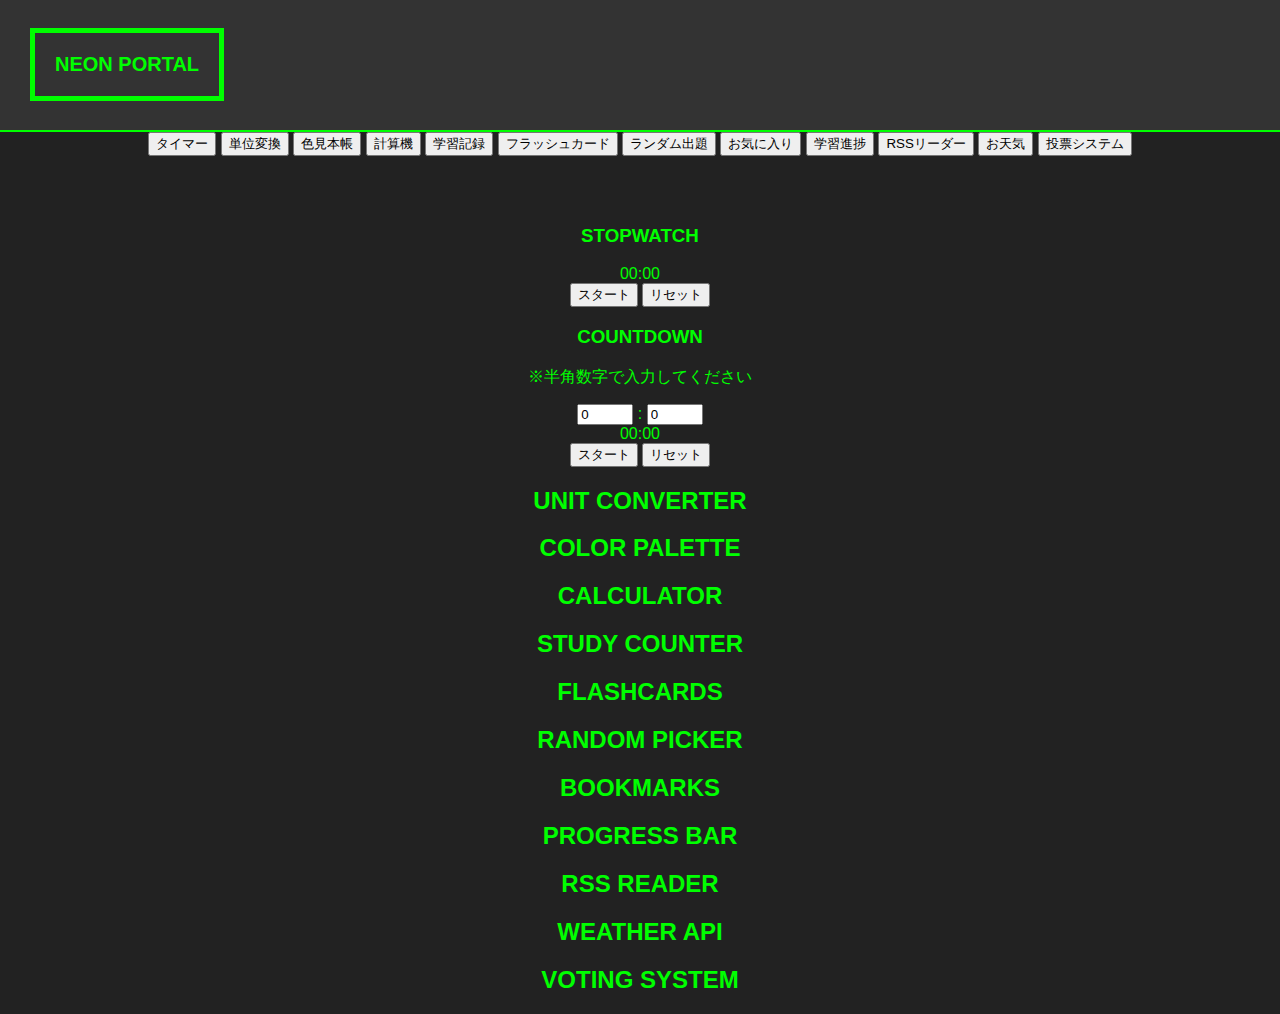
<file: index.html>
<!DOCTYPE html>
<html lang="ja">
<head>
    <meta charset="UTF-8">
    <meta name="viewport" content="width=device-width, initial-scale=1.0">
    <title>NEON PORTAL</title>
    <link rel="stylesheet" href="style.css">
</head>
<body>

<header>
    <h1 class="logo">NEON PORTAL</h1>
</header>

<nav id="feature-menu">
    <div class="feature-grid">
        <button class="feature-btn" onclick="showFeature('timer-section')">タイマー</button>
        <button class="feature-btn" onclick="showFeature('unit-converter')">単位変換</button>
        <button class="feature-btn" onclick="showFeature('color-palette')">色見本帳</button>
        <button class="feature-btn" onclick="showFeature('calculator')">計算機</button>
        <button class="feature-btn" onclick="showFeature('study-counter')">学習記録</button>
        <button class="feature-btn" onclick="showFeature('flashcards')">フラッシュカード</button>
        <button class="feature-btn" onclick="showFeature('random-picker')">ランダム出題</button>
        <button class="feature-btn" onclick="showFeature('bookmarks')">お気に入り</button>
        <button class="feature-btn" onclick="showFeature('progress-bar')">学習進捗</button>
        <button class="feature-btn" onclick="showFeature('rss-reader')">RSSリーダー</button>
        <button class="feature-btn" onclick="showFeature('weather-api')">お天気</button>
        <button class="feature-btn" onclick="showFeature('voting-system')">投票システム</button>
    </div>
</nav>

<main>
    <!-- タイマー機能セクション (ストップウォッチとカウントダウンを配置) -->
    <section id="timer-section" class="feature-content active">
        <div class="timer-wrapper">
            <!-- ストップウォッチエリア -->
            <div class="timer-container stopwatch">
                <h3>STOPWATCH</h3>
                <div id="stopwatch-display" class="display">00:00</div>
                <div class="timer-controls">
                    <button id="sw-main-btn" class="feature-btn">スタート</button>
                    <button id="sw-reset-btn" class="feature-btn">リセット</button>
                </div>
            </div>

            <!-- カウントダウンエリア -->
            <div class="timer-container countdown">
                <h3>COUNTDOWN</h3>
                <p class="input-message">※半角数字で入力してください</p>
                <div class="countdown-inputs">
                    <input type="number" id="countdown-minutes-input" placeholder="分" min="0" max="99" value="0">
                    <span>:</span>
                    <input type="number" id="countdown-seconds-input" placeholder="秒" min="0" max="59" value="0">
                </div>
                <div id="countdown-display" class="display">00:00</div>
                <div class="timer-controls">
                    <button id="cd-main-btn" class="feature-btn">スタート</button>
                    <button id="cd-reset-btn" class="feature-btn">リセット</button>
                </div>
            </div>
        </div>
    </section>
    
    <!-- 他の機能セクション (空の状態) -->
    <section id="unit-converter" class="feature-content"><h2>UNIT CONVERTER</h2></section>
    <section id="color-palette" class="feature-content"><h2>COLOR PALETTE</h2></section>
    <section id="calculator" class="feature-content"><h2>CALCULATOR</h2></section>
    <section id="study-counter" class="feature-content"><h2>STUDY COUNTER</h2></section>
    <section id="flashcards" class="feature-content"><h2>FLASHCARDS</h2></section>
    <section id="random-picker" class="feature-content"><h2>RANDOM PICKER</h2></section>
    <section id="bookmarks" class="feature-content"><h2>BOOKMARKS</h2></section>
    <section id="progress-bar" class="feature-content"><h2>PROGRESS BAR</h2></section>
    <section id="rss-reader" class="feature-content"><h2>RSS READER</h2></section>
    <section id="weather-api" class="feature-content"><h2>WEATHER API</h2></section>
    <section id="voting-system" class="feature-content"><h2>VOTING SYSTEM</h2></section>

</main>

<script>
    // --- 機能切り替えロジック (変更なし) ---
    function showFeature(featureId) {
        const contents = document.querySelectorAll('.feature-content');
        contents.forEach(content => {
            content.classList.remove('active');
        });
        const target = document.getElementById(featureId);
        if (target) {
            target.classList.add('active');
        }
    }

    // --- ストップウォッチ ロジック (ボタン統合) ---
    let swInterval = null;
    let swSeconds = 0;
    const swDisplay = document.getElementById('stopwatch-display');
    const swMainBtn = document.getElementById('sw-main-btn'); // スタート/一時停止
    const swResetBtn = document.getElementById('sw-reset-btn');

    swMainBtn.addEventListener('click', () => {
        if (swInterval) {
            // 一時停止
            clearInterval(swInterval);
            swInterval = null;
            swMainBtn.textContent = 'スタート';
        } else {
            // スタート/再開
            swInterval = setInterval(updateStopwatch, 1000);
            swMainBtn.textContent = '一時停止';
        }
    });

    swResetBtn.addEventListener('click', () => {
        clearInterval(swInterval);
        swInterval = null;
        swSeconds = 0;
        swDisplay.textContent = '00:00';
        swMainBtn.textContent = 'スタート';
    });
    
    function updateStopwatch() {
        swSeconds++;
        const mins = Math.floor(swSeconds / 60);
        const secs = swSeconds % 60;
        swDisplay.textContent = 
            `${mins.toString().padStart(2, '0')}:${secs.toString().padStart(2, '0')}`;
    }


    // --- カウントダウンタイマー ロジック (ボタン統合、入力制御強化) ---
    let cdInterval = null;
    let cdSecondsRemaining = 0;
    const cdMinutesInput = document.getElementById('countdown-minutes-input');
    const cdSecondsInput = document.getElementById('countdown-seconds-input');
    const cdDisplay = document.getElementById('countdown-display');
    const cdMainBtn = document.getElementById('cd-main-btn'); // スタート/一時停止
    const cdResetBtn = document.getElementById('cd-reset-btn');

    // 入力監視イベント: 半角数字以外を排除し、最大値を制御
    function enforceHalfWidthNumeric(event) {
        let input = event.target;
        input.value = input.value.replace(/[０-９]/g, function(s) {
            return String.fromCharCode(s.charCodeAt(0) - 0xFEE0);
        }).replace(/[^0-9]/g, '');
        
        // 最大値を超えないようにする
        const max = parseInt(input.max);
        if (parseInt(input.value) > max) {
            input.value = max;
        }
    }
    cdMinutesInput.addEventListener('input', enforceHalfWidthNumeric);
    cdSecondsInput.addEventListener('input', enforceHalfWidthNumeric);


    cdMainBtn.addEventListener('click', () => {
        if (cdInterval) {
            // 一時停止
            clearInterval(cdInterval);
            cdInterval = null;
            cdMainBtn.textContent = 'スタート';
            cdMinutesInput.disabled = false;
            cdSecondsInput.disabled = false;
        } else {
            // スタート/再開
            if (cdSecondsRemaining <= 0) {
                // 初回スタート時は入力値を取得
                const minutes = parseInt(cdMinutesInput.value) || 0;
                const seconds = parseInt(cdSecondsInput.value) || 0;
                cdSecondsRemaining = minutes * 60 + seconds;
                if (cdSecondsRemaining <= 0) return; // 時間が0なら何もしない
            }

            cdInterval = setInterval(tick, 1000);
            cdMainBtn.textContent = '一時停止';
            cdMinutesInput.disabled = true;
            cdSecondsInput.disabled = true;
        }
    });

    cdResetBtn.addEventListener('click', () => {
        clearInterval(cdInterval);
        cdInterval = null;
        cdSecondsRemaining = 0;
        cdDisplay.textContent = '00:00';
        cdMainBtn.textContent = 'スタート';
        cdMinutesInput.disabled = false;
        cdSecondsInput.disabled = false;
        // 入力欄の値を初期値に戻す場合は以下のコメントアウトを外す
        // cdMinutesInput.value = 0; 
        // cdSecondsInput.value = 0;
    });
    
    function tick() {
        cdSecondsRemaining--;
        if (cdSecondsRemaining < 0) {
            clearInterval(cdInterval);
            cdInterval = null;
            cdDisplay.textContent = "DONE!";
            cdMainBtn.textContent = 'スタート';
            cdMinutesInput.disabled = false;
            cdSecondsInput.disabled = false;
            // アラームを鳴らすなど
        } else {
            updateCountdownDisplay();
        }
    }


    // ページ読み込み時の初期設定
    window.onload = () => {
        showFeature('timer-section'); // タイマーを初期表示
        // updateCountdownDisplay(); // 初期表示は00:00なので不要
    };
</script>

</body>
</html>
</file>
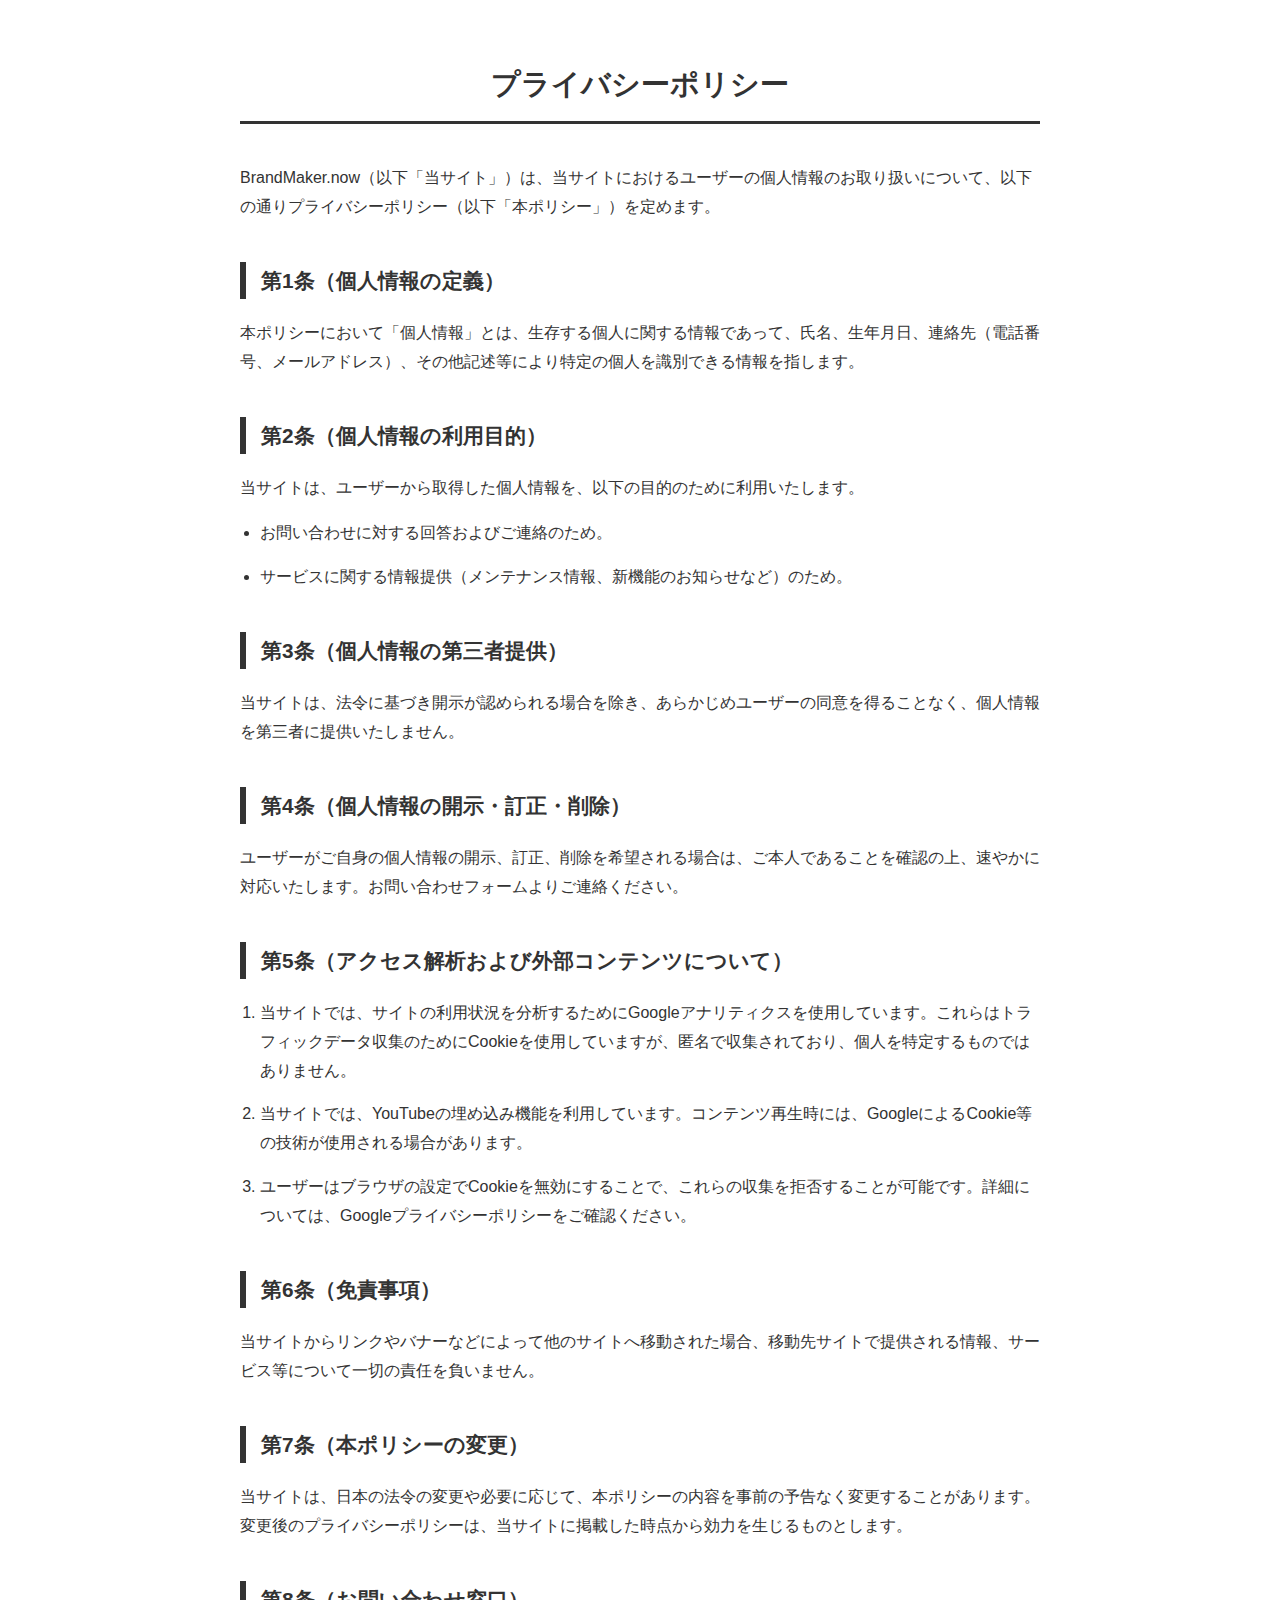
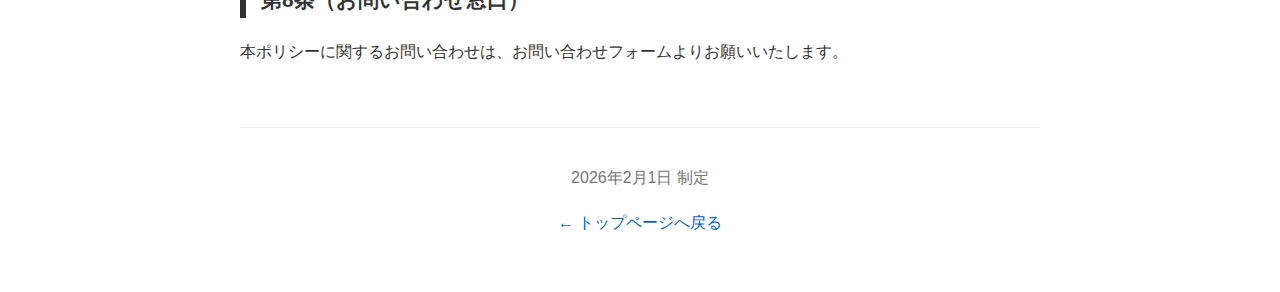
<file: privacy-policy/index.html>
<!DOCTYPE html>
<html lang="ja">
<head>
    <meta charset="UTF-8">
    <meta name="viewport" content="width=device-width, initial-scale=1.0">
    <title>プライバシーポリシー - BrandMaker.now</title>
    <style>
        body { font-family: "Helvetica Neue", Arial, "Hiragino Kaku Gothic ProN", "Hiragino Sans", Meiryo, sans-serif; line-height: 1.8; color: #333; max-width: 800px; margin: 0 auto; padding: 40px 20px; background-color: #fff; }
        h1 { font-size: 1.8rem; border-bottom: 3px solid #333; padding-bottom: 10px; margin-bottom: 40px; text-align: center; }
        h2 { font-size: 1.3rem; border-left: 6px solid #333; padding-left: 15px; margin-top: 40px; margin-bottom: 20px; }
        p, li { font-size: 1rem; margin-bottom: 15px; }
        ul, ol { margin-bottom: 20px; padding-left: 20px; }
        footer { margin-top: 60px; padding-top: 20px; border-top: 1px solid #eee; font-size: 0.9em; color: #777; text-align: center; }
        a { color: #0066cc; text-decoration: none; }
        a:hover { text-decoration: underline; }
    </style>
</head>
<body>

    <h1>プライバシーポリシー</h1>
    
    <p>BrandMaker.now（以下「当サイト」）は、当サイトにおけるユーザーの個人情報のお取り扱いについて、以下の通りプライバシーポリシー（以下「本ポリシー」）を定めます。</p>

    <h2>第1条（個人情報の定義）</h2>
    <p>本ポリシーにおいて「個人情報」とは、生存する個人に関する情報であって、氏名、生年月日、連絡先（電話番号、メールアドレス）、その他記述等により特定の個人を識別できる情報を指します。</p>

    <h2>第2条（個人情報の利用目的）</h2>
    <p>当サイトは、ユーザーから取得した個人情報を、以下の目的のために利用いたします。</p>
    <ul>
        <li>お問い合わせに対する回答およびご連絡のため。</li>
        <li>サービスに関する情報提供（メンテナンス情報、新機能のお知らせなど）のため。</li>
    </ul>

    <h2>第3条（個人情報の第三者提供）</h2>
    <p>当サイトは、法令に基づき開示が認められる場合を除き、あらかじめユーザーの同意を得ることなく、個人情報を第三者に提供いたしません。</p>

    <h2>第4条（個人情報の開示・訂正・削除）</h2>
    <p>ユーザーがご自身の個人情報の開示、訂正、削除を希望される場合は、ご本人であることを確認の上、速やかに対応いたします。お問い合わせフォームよりご連絡ください。</p>

    <h2>第5条（アクセス解析および外部コンテンツについて）</h2>
    <ol>
        <li>当サイトでは、サイトの利用状況を分析するためにGoogleアナリティクスを使用しています。これらはトラフィックデータ収集のためにCookieを使用していますが、匿名で収集されており、個人を特定するものではありません。</li>
        <li>当サイトでは、YouTubeの埋め込み機能を利用しています。コンテンツ再生時には、GoogleによるCookie等の技術が使用される場合があります。</li>
        <li>ユーザーはブラウザの設定でCookieを無効にすることで、これらの収集を拒否することが可能です。詳細については、Googleプライバシーポリシーをご確認ください。</li>
    </ol>

    <h2>第6条（免責事項）</h2>
    <p>当サイトからリンクやバナーなどによって他のサイトへ移動された場合、移動先サイトで提供される情報、サービス等について一切の責任を負いません。</p>

    <h2>第7条（本ポリシーの変更）</h2>
    <p>当サイトは、日本の法令の変更や必要に応じて、本ポリシーの内容を事前の予告なく変更することがあります。変更後のプライバシーポリシーは、当サイトに掲載した時点から効力を生じるものとします。</p>

    <h2>第8条（お問い合わせ窓口）</h2>
    <p>本ポリシーに関するお問い合わせは、お問い合わせフォームよりお願いいたします。</p>

    <footer>
        <p>2026年2月1日 制定</p>
        <p><a href="../">← トップページへ戻る</a></p>
    </footer>

</body>
</html>
</file>
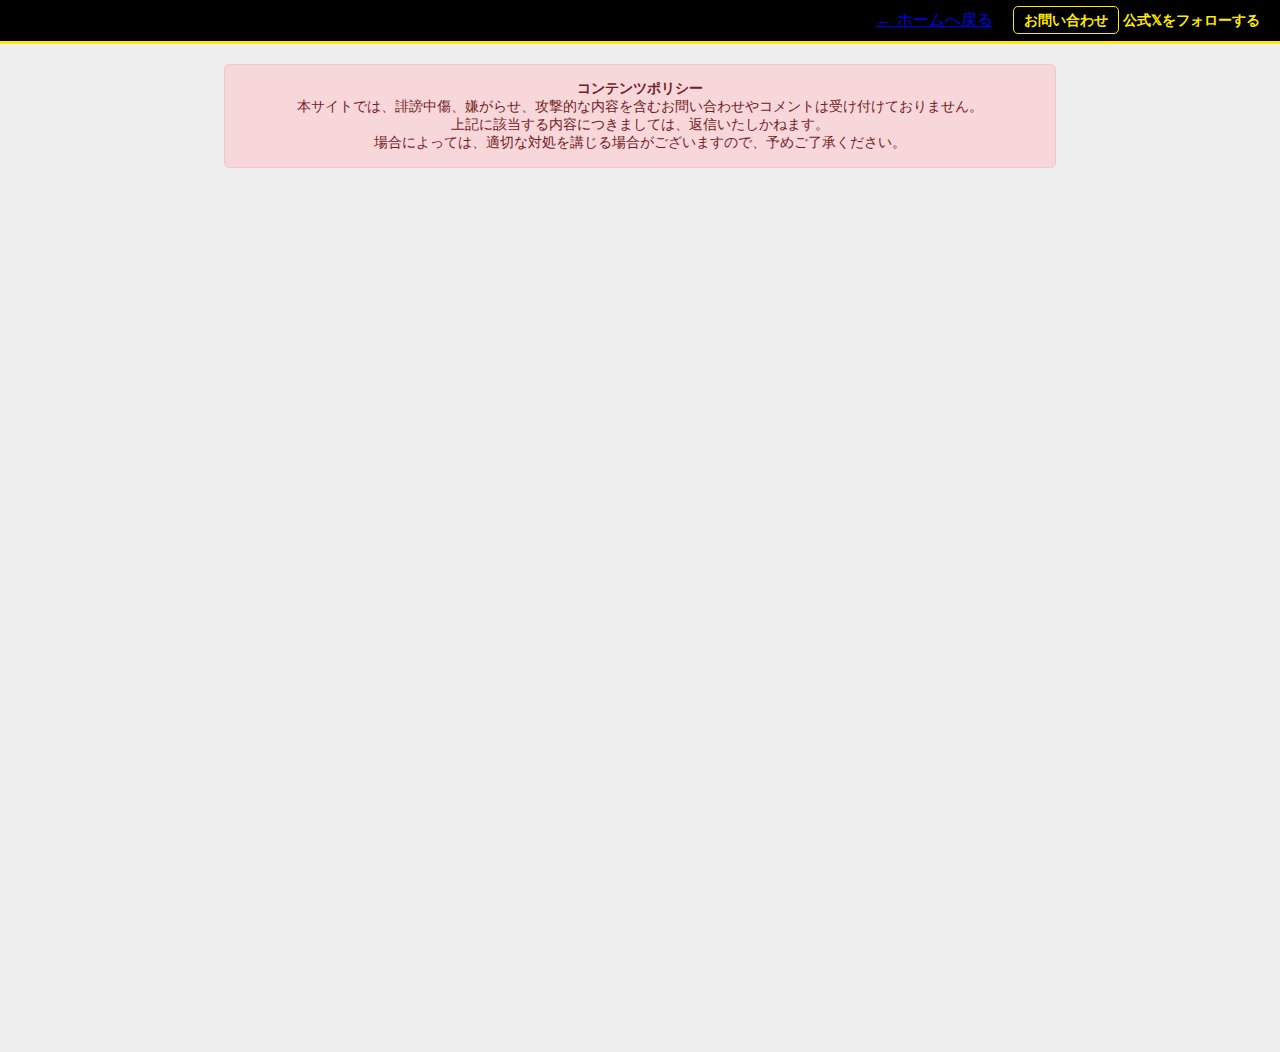
<file: contact.html>
<!DOCTYPE html>
<html lang="ja">
<head>
    <meta charset="UTF-8">
    <meta name="viewport" content="width=device-width, initial-scale=1.0">
    <title>BrandMaker.now | お問い合わせ</title>
    
    <link rel="stylesheet" href="styles.css"> 
    
</head>
<body>
    <header class="site-header">
        <div class="header-links">
            <a href="index.html" class="back-link">← ホームへ戻る</a>
            <div>
                <a href="#" class="contact-link">お問い合わせ</a> 
                <a href="https://x.com/Brandmaker_Now" target="_blank" rel="noopener noreferrer" class="x-icon-link">
                    公式𝕏をフォローする
                </a>
            </div>
        </div>
    </header>

    <div class="policy-message">
        <strong>コンテンツポリシー</strong><br>
        本サイトでは、誹謗中傷、嫌がらせ、攻撃的な内容を含むお問い合わせやコメントは受け付けておりません。<br>
        上記に該当する内容につきましては、返信いたしかねます。<br>
        場合によっては、適切な対処を講じる場合がございますので、予めご了承ください。
    </div>

     <div class="contact-container">
        <iframe src="https://docs.google.com/forms/d/e/1FAIpQLScbQcfHdhsXRg5_gUSgrkmgGZxUr44krFUEDaA9XU356dvCKQ/viewform?embedded=true" width="640" height="1119" frameborder="0" marginheight="0" marginwidth="0">読み込んでいます…</iframe>
    </div>

</body>
</html>
</file>
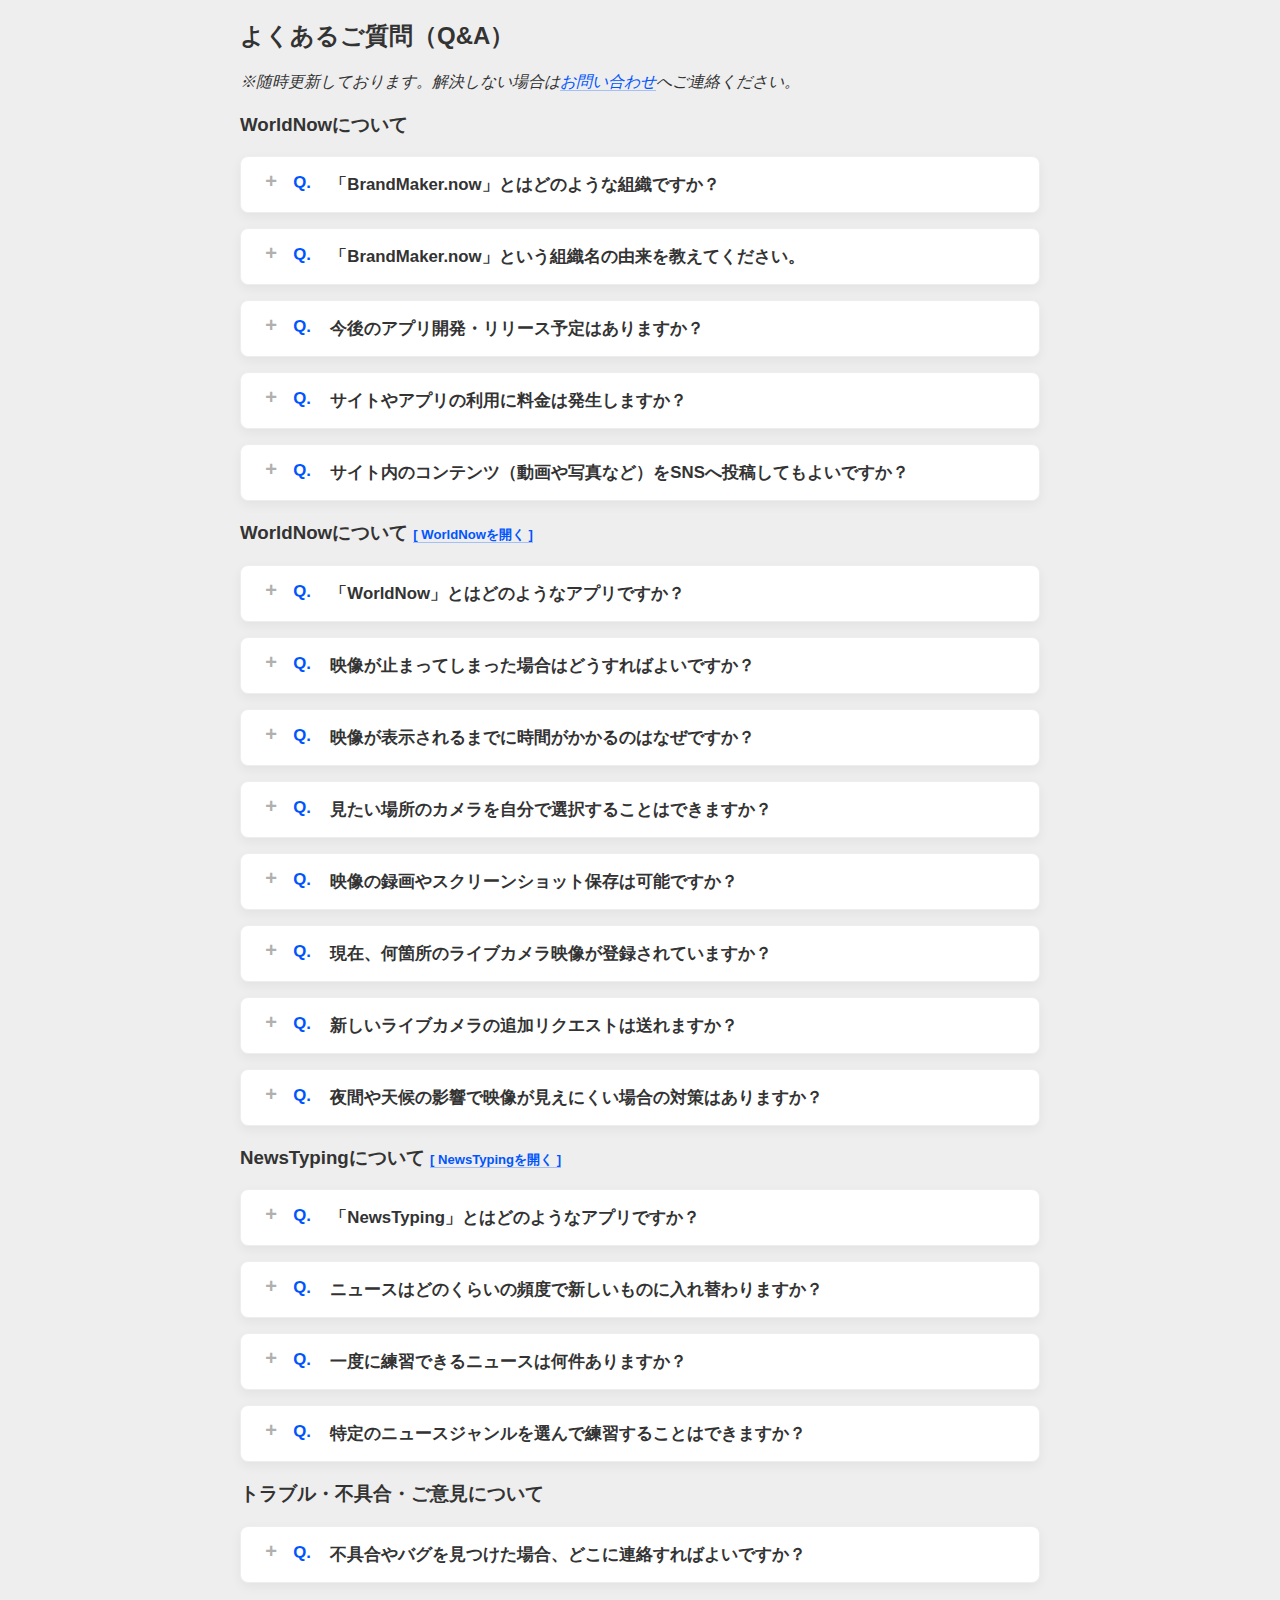
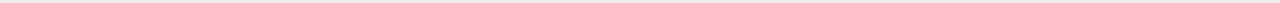
<file: Q&A.html>
<!DOCTYPE html>
<html lang="ja">
<head>
    <meta charset="UTF-8">
    <meta name="viewport" content="width=device-width, initial-scale=1.0">
    <title>BrandMaker.now | Q&A</title>
    <link rel="stylesheet" href="styles.css"> 
</head>

<section class="faq-section">
  <h2>よくあるご質問（Q&A）</h2>
<i>※随時更新しております。解決しない場合は<a href="contact.html" target="_blank" rel="noopener noreferrer">お問い合わせ</a>へご連絡ください。</i>

<section class="faq-category">
    
  <link rel="stylesheet" href="styles.css">

    <h3>WorldNowについて</h3>
    
    <details>
    <summary>
      <span class="label">Q.</span>
      <span class="text">「BrandMaker.now」とはどのような組織ですか？</span>
    </summary>
    <div class="answer">
      <span class="label">A.</span>
      <p class="text">
        BrandMaker.nowは、「今」をコンセプトに活動している組織名です。<br>2026年2月1日現在、個人（1名）で運営・活動しております。
      </p>
    </div>
  </details>
  
  <details>
    <summary>
      <span class="label">Q.</span>
      <span class="text">「BrandMaker.now」という組織名の由来を教えてください。</span>
    </summary>
    <div class="answer">
      <span class="label">A.</span>
      <p class="text">
        「ブランド（価値）を作る（Maker）のは、常に『今（now）』であるべきだ」という思いから名付けました。
      </p>
    </div>
  </details>
  
   <details>
    <summary>
      <span class="label">Q.</span>
      <span class="text">今後のアプリ開発・リリース予定はありますか？</span>
    </summary>
    <div class="answer">
      <span class="label">A.</span>
      <p class="text">
        はい、現在も新たなアプリを計画中です。<br>開発状況については、<a href="https://x.com/Brandmaker_Now" target="_blank" rel="noopener noreferrer">公式𝕏（旧Twitter）</a>にて随時発信してまいります。<br>また、今後はユーザーの皆様からのリクエストも受け付ける予定です。<br>準備が整い次第、<a href="https://x.com/Brandmaker_Now" target="_blank" rel="noopener noreferrer">公式𝕏（旧Twitter）</a>および当サイトにてお知らせいたします。
      </p>
    </div>
  </details>
  
  <details>
    <summary>
      <span class="label">Q.</span>
      <span class="text">サイトやアプリの利用に料金は発生しますか？</span>
    </summary>
    <div class="answer">
      <span class="label">A.</span>
      <p class="text">
        いいえ、当サイトのサービスはすべて無料でご利用いただけます。<br>ただし、「WorldNow」ではYouTubeの動画を埋め込んで表示しているため、再生時にYouTube側の広告が表示される場合があります。<br>こちらは<a href="https://www.youtube.com/t/terms" target="_blank" rel="noopener noreferrer">YouTubeの利用規約</a>に基づき配信されているものであり、当サイト側で非表示にすることはできません。<br>あらかじめご了承ください。

      </p>
    </div>
  </details>  
  
    <details>
    <summary>
      <span class="label">Q.</span>
      <span class="text">サイト内のコンテンツ（動画や写真など）をSNSへ投稿してもよいですか？</span>
    </summary>
    <div class="answer">
      <span class="label">A.</span>
      <p class="text">
        誠に恐れ入りますが、「WorldNow」および「NewsTyping」で表示されるコンテンツ（動画・写真など）は、各掲載元の権利の関係上、当サイト上での撮影・スクリーンショットのSNS投稿は原則禁止とさせていただいております。<br>（詳細は、<a href="https://www.youtube.com/t/terms" target="_blank" rel="noopener noreferrer">YouTube利用規約</a>等の各配信元の規約をご確認ください）<br>また、個人で利用される場合も、万が一トラブルが発生した際に当サイトでは責任を負いかねますので、何卒ご理解のほどお願い申し上げます。<br>一方で、当サイト自体の紹介は大歓迎です！SNSでご紹介いただく際は、ぜひ「#ブランドメイカー」「#WorldNow」「#NewsTyping」などのハッシュタグを付けていただけますと幸いです。<br>最新情報は<a href="https://x.com/Brandmaker_Now" target="_blank" rel="noopener noreferrer">公式𝕏（旧Twitter）</a>でも発信しています！
      </p>
    </div>
  </details>  
  
<section class="faq-category">
  <h3>WorldNowについて <a href="worldnow.html" target="_blank" rel="noopener noreferrer" style="font-size: 0.7em;">[ WorldNowを開く ]</a></h3>

  
    <details>
    <summary>
      <span class="label">Q.</span>
      <span class="text">「WorldNow」とはどのようなアプリですか？</span>
    </summary>
    <div class="answer">
      <span class="label">A.</span>
      <p class="text">
        BrandMaker.nowが手掛けるアプリの一つです。<br>「今、世界で何が起きているか」をコンセプトに、世界各地のライブカメラ映像が1分ごとに切り替わります。<br>まるで世界旅行をしているような気分を味わえる、体験型アプリです。
      </p>
    </div>
  </details>
  
  <details>
    <summary>
      <span class="label">Q.</span>
      <span class="text">映像が止まってしまった場合はどうすればよいですか？</span>
    </summary>
    <div class="answer">
      <span class="label">A.</span>
      <p class="text">
        ご不便をおかけし申し訳ありません。<br>映像が止まる原因はいくつか考えられますが、最も多いのは配信元の通信環境による一時的な中断です。<br>運営側でも定期的に確認・対処を行っておりますが、もし長時間停止している場所がありましたら、お手数ですが<a href="contact.html" target="_blank" rel="noopener noreferrer">お問い合わせフォーム</a>よりお知らせいただけますと幸いです。
      </p>
    </div>
  </details>
  
 <details>
    <summary>
      <span class="label">Q.</span>
      <span class="text">映像が表示されるまでに時間がかかるのはなぜですか？</span>
    </summary>
    <div class="answer">
      <span class="label">A.</span>
      <p class="text">
        当サイトはYouTubeのライブ配信を埋め込んで表示しております。<br>映像が表示されるまで時間がかかる場合、YouTube側の広告が再生されている可能性がございます。<br>※最初の1か所目のカメラについては、比較的スムーズにご覧いただけます。<br>もし最初のカメラがなかなか再生されない場合は、ブラウザの再読み込み（更新）をお試しください。
      </p>
    </div>
  </details>
  
  <details>
    <summary>
      <span class="label">Q.</span>
      <span class="text">見たい場所のカメラを自分で選択することはできますか？</span>
    </summary>
    <div class="answer">
      <span class="label">A.</span>
      <p class="text">
        2026年2月1日現在、特定のカメラを個別に選択する機能はございません。<br>今後、皆様からの<a href="contact.html" target="_blank" rel="noopener noreferrer">ご要望</a>が多い場合は、新機能として追加を前向きに検討させていただきます。
      </p>
    </div>
  </details>
  
    <details>
    <summary>
      <span class="label">Q.</span>
      <span class="text">映像の録画やスクリーンショット保存は可能ですか？</span>
    </summary>
    <div class="answer">
      <span class="label">A.</span>
      <p class="text">
        誠に恐れ入りますが、映像・画像の保存（画面録画やスクリーンショットを含む）はご遠慮ください。<br>当サイトはYouTubeの埋め込み機能を利用しておりますが、コンテンツの保存に関しては配信者様や<a href="https://www.youtube.com/t/terms" target="_blank" rel="noopener noreferrer">YouTubeの利用規約</a>により制限されている場合がございます。<br>万が一、公式に許可をいただける環境が整いましたら、<a href="https://x.com/Brandmaker_Now" target="_blank" rel="noopener noreferrer">公式𝕏（旧Twitter）</a>および当サイトにてお知らせいたします。
      </p>
    </div>
  </details>
  
  <details>
    <summary>
      <span class="label">Q.</span>
      <span class="text">現在、何箇所のライブカメラ映像が登録されていますか？</span>
    </summary>
    <div class="answer">
      <span class="label">A.</span>
      <p class="text">
        2026年2月1日現在、36種類の映像をお楽しみいただけます。種類は今後さらに増やしていく予定です。<br>なお、配信元により予告なく配信が停止・終了される場合がございます。<br>映像が止まっている、または「配信終了」と表示されている箇所を見つけられた際は、<a href="contact.html" target="_blank" rel="noopener noreferrer">お問い合わせ</a>よりご報告いただけますと助かります。<br>※配信者様およびYouTube様より掲載停止の要請があった場合は、速やかに対象の映像を削除（またはサイト自体の公開を停止）する等の対応をいたします。
      </p>
    </div>
  </details>
  
    <details>
    <summary>
      <span class="label">Q.</span>
      <span class="text">新しいライブカメラの追加リクエストは送れますか？</span>
    </summary>
    <div class="answer">
      <span class="label">A.</span>
      <p class="text">
        現在はリクエストの受付を行っておりませんが、近日中に現在の配信リストを公開し、未掲載のライブカメラ（YouTube配信）のリクエスト受付を開始する予定です。<br>条件などの詳細については、リスト公開時に<a href="https://x.com/Brandmaker_Now" target="_blank" rel="noopener noreferrer">公式𝕏（旧Twitter）</a>および当サイトにてお知らせいたします。
      </p>
    </div>
  </details>
  
        <details>
    <summary>
      <span class="label">Q.</span>
      <span class="text">夜間や天候の影響で映像が見えにくい場合の対策はありますか？</span>
    </summary>
    <div class="answer">
      <span class="label">A.</span>
      <p class="text">
        ライブ映像のため、時間帯や天候（曇天など）により視認性が下がる場合がございます。<br>以前、景色が良い時の静止画を表示する対策を検討しましたが、著作権等の観点から現時点での実装は見送っております。<br>もし、ライブカメラ画像の使用を許可いただける配信者様や、良い解決案をお持ちの方がいらっしゃいましたら、ぜひ<a href="contact.html" target="_blank" rel="noopener noreferrer">お問い合わせ</a>よりご連絡いただけますと幸いです。<br>時差により海外では明るい地域や、夜景が美しい場所もございます。<br>根本的な解決までお時間をいただきますが、何卒ご理解いただけますようお願い申し上げます。
      </p>
    </div>
  </details>
  
</section>

<section class="faq-category">
    <h3>NewsTypingについて <a href="NewsTyping.html" target="_blank" rel="noopener noreferrer" style="font-size: 0.7em;">[ NewsTypingを開く ]</a></h3>
  
    <details>
    <summary>
      <span class="label">Q.</span>
      <span class="text">「NewsTyping」とはどのようなアプリですか？</span>
    </summary>
    <div class="answer">
      <span class="label">A.</span>
      <p class="text">
        BrandMaker.nowが手掛けるアプリの一つです。<br>「今、日本で起きているニュース」をタイピングしながら学ぶことができる、学習型タイピングアプリです。
      </p>
    </div>
  </details>
  
  <details>
    <summary>
      <span class="label">Q.</span>
      <span class="text">ニュースはどのくらいの頻度で新しいものに入れ替わりますか？</span>
    </summary>
    <div class="answer">
      <span class="label">A.</span>
      <p class="text">
        ニュースは1時間ごとに更新されます。<br>もし1時間が経過しても内容が更新されなかったり、同じニュースが繰り返し表示されたりする場合は、お手数ですが<a href="contact.html" target="_blank" rel="noopener noreferrer">お問い合わせ</a>よりお知らせいただけますと幸いです。
      </p>
    </div>
  </details>
  
  <details>
    <summary>
      <span class="label">Q.</span>
      <span class="text">一度に練習できるニュースは何件ありますか？</span>
    </summary>
    <div class="answer">
      <span class="label">A.</span>
      <p class="text">
        2026年2月1日現在、8種類のニュースを配信しています。<br>1時間ごとに新しいトピックへと入れ替わりますので、ぜひ時間を置いて繰り返し挑戦してみてください。
      </p>
    </div>
  </details>
  
    <details>
    <summary>
      <span class="label">Q.</span>
      <span class="text">特定のニュースジャンルを選んで練習することはできますか？</span>
    </summary>
    <div class="answer">
      <span class="label">A.</span>
      <p class="text">
        2026年2月1日現在、カテゴリーの選択機能はございません。<br>今後、お好みのジャンルを選んで練習できるよう、カテゴリー選択機能の追加を検討しております。
      </p>
    </div>
  </details>
  
</section>
  
<section class="faq-category">
  <h3>トラブル・不具合・ご意見について</h3>
  
  <details>
    <summary>
      <span class="label">Q.</span>
      <span class="text">不具合やバグを見つけた場合、どこに連絡すればよいですか？</span>
    </summary>
    <div class="answer">
      <span class="label">A.</span>
      <p class="text">
        ご不便をおかけして申し訳ありません。<br>不具合のご報告や改善のご要望がございましたら、画面右上の<a href="contact.html" target="_blank" rel="noopener noreferrer">お問い合わせ</a>よりご連絡をお願いいたします。<br>お問い合わせをいただいてから、通常1週間以内の返信を心がけております。<br>万が一、返信に遅れが生じる場合は、<a href="https://x.com/Brandmaker_Now" target="_blank" rel="noopener noreferrer">公式𝕏（旧Twitter）</a>および当サイトにて状況をお知らせいたします。<br>あらかじめご了承ください。
      </p>
    </div>
  </details>
  </section>
</file>
<file: style.css>
/* 全体 */
body {
  background: #222;
  color: #0f0;
  text-align: center;
  margin: 0;
  padding: 0;
  font-family: sans-serif;
  display: flex;
  flex-direction: column;
  min-height: 100vh; /* 画面いっぱいの高さ */
}

/* ヘッダー */
header {
  background: #333;
  display: flex;
  justify-content: space-between;
  align-items: center;
  padding: 15px 30px;
  border-bottom: 2px solid #0f0;
}

.logo {
  font-weight: bold;
  font-size: 20px;
}

nav ul {
  list-style: none;
  display: flex;
  margin: 0;
  padding: 0;
}

nav li {
  margin-left: 20px;
}

nav a {
  color: #0f0;
  text-decoration: none;
}

/* メインコンテンツ（真ん中） */
main {
  flex: 1; /* フッターを下に押し下げる設定 */
  padding-top: 50px;
}

h1 {
  border: 5px solid #0f0;
  padding: 20px;
  display: inline-block;
}

/* フッター */
footer {
  background: #333;
  padding: 15px 0;
  border-top: 2px solid #0f0;
}

footer p {
  margin: 0;
  font-size: 14px;
}
</file>
<file: styles.css>
:root {
            --bg-color: #eeeeee;
            --card-color: #ffffff;
            --text-color: #333;
            --accent-color: #007bff;
            --brand-black: #000000;
            --brand-yellow: #FFEB00;
        }
        body { 
            font-family: -apple-system, BlinkMacSystemFont, "Segoe UI", Roboto, sans-serif; 
            background: var(--bg-color); 
            margin: 0;
            padding: 0;
            color: var(--text-color);
        }
        h1 { 
            text-align: center; 
            margin-bottom: 30px; 
            font-weight: 300; 
        }
        
        .menu-grid {
            display: grid;
            grid-template-columns: 100px 100px; 
            gap: 15px;
            max-width: 500px;
            margin: 0 auto;
            justify-content: center;
        }
        
        .menu-item {
            background: var(--card-color);
            border-radius: 22px;
            aspect-ratio: 1 / 1;
            display: flex;
            flex-direction: column;
            align-items: center;
            justify-content: center;
            cursor: pointer;
            box-shadow: 0 4px 12px rgba(0,0,0,0.05);
            transition: all 0.2s;
            text-decoration: none;
            color: var(--text-color);
            border: none;
        }
        .menu-item:active { 
            transform: scale(0.9); 
            background: #eef; 
        }
        .menu-item i { 
            font-size: 32px; 
            margin-bottom: 8px; 
            font-style: normal; 
        }
        .menu-item span { 
            font-size: 11px; 
            font-weight: bold; 
        }

        .site-header {
            background-color: var(--brand-black);
            border-bottom: 3px solid var(--brand-yellow); 
            padding: 10px 20px;
            text-align: right;
        }

        .header-links {
            display: flex;
            justify-content: flex-end;
            align-items: center;
            gap: 20px;
        }

        .contact-link {
            color: var(--brand-yellow);
            text-decoration: none;
            font-size: 14px; 
            font-weight: bold;
            padding: 5px 10px;
            border: 1px solid var(--brand-yellow);
            border-radius: 5px;
        }

        .x-icon-link {
            color: var(--brand-yellow);
            text-decoration: none;
            font-size: 14px; 
            font-weight: bold;
        }

        .contact-container {
            max-width: 800px;
            margin: 40px auto;
            padding: 0 20px;
        }
        .contact-container iframe {
            width: 100%; 
            height: 800px; 
            border: none;
        }
        .policy-message {
            max-width: 800px;
            margin: 20px auto;
            padding: 15px;
            background-color: #f8d7da;
            color: #721c24;
            border: 1px solid #f5c6cb;
            border-radius: 5px;
            text-align: center;
            font-size: 14px;
        }



.faq-section {
  max-width: 800px;
  margin: 20px auto;
  padding: 0 20px;
  font-family: "Helvetica Neue", Arial, "Hiragino Kaku Gothic ProN", "Hiragino Sans", Meiryo, sans-serif;
}

.faq-section details {
  border: 1px solid #eee;
  border-radius: 8px; 
  margin-bottom: 15px; 
  padding: 0;
  background-color: #ffffff;
  box-shadow: 0 4px 12px rgba(0, 0, 0, 0.05);
  transition: box-shadow 0.3s ease, background-color 0.3s ease;
}

.faq-section details[open] {
  background-color: #fafafa;
  box-shadow: 0 4px 16px rgba(0, 0, 0, 0.1);
}

.faq-section summary {
  display: flex;
  gap: 12px;
  font-weight: bold;
  font-size: 1.05rem;
  cursor: pointer;
  list-style: none;
  outline: none;
  padding: 16px 20px;
}

.faq-section summary::-webkit-details-marker {
  display: none;
}

.faq-section summary::before {
  content: '+';
  font-size: 1.2em;
  color: #b0b0b0;
  transition: color 0.3s ease;
  flex-shrink: 0;
  margin-top: -3px;
  width: 1em;
  text-align: center;
}

.faq-section details[open] summary::before {
  content: '−';
  color: #666;
}

.faq-section .answer {
  display: flex;
  gap: 12px;
  margin-top: 0;
  padding: 0 20px 20px 20px;
  color: #333;
  line-height: 1.8;
  border-top: 1px solid #eee;
}

.faq-section .label {
  flex-shrink: 0;
  width: 1.5em;
  font-weight: bold;
  text-align: left;
}

.faq-section summary .label {
  color: #0055ff;
}

.faq-section .answer .label {
  color: #ff3300;
}

.faq-section .text {
  margin: 0;
  flex: 1;
  white-space: normal;
  word-wrap: break-word;
  overflow: visible;
}

@media (max-width: 480px) {
  .faq-section .answer {
    padding-left: 10px;
  }
}

.faq-section a {
  color: #0055ff;
  text-decoration: none;
  border-bottom: 1px solid rgba(0, 85, 255, 0.3);
  transition: color 0.3s, border-bottom-color 0.3s;
}

.faq-section a:hover {
  color: #0033aa;
  border-bottom-color: #0033aa;
}
</file>
